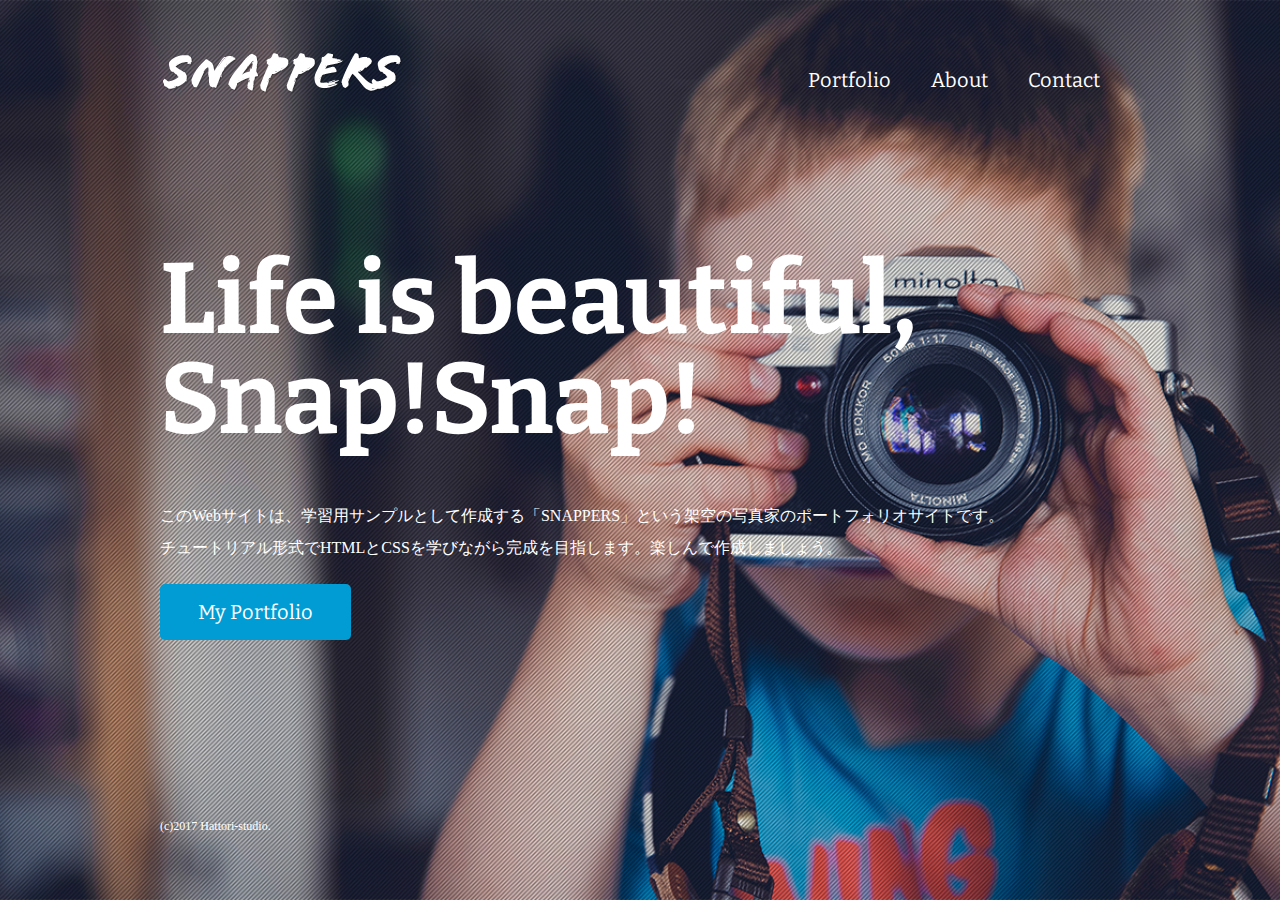
<file: index.html>
<!DOCTYPE html>
<html>
<head>
    <meta charset="UTF-8">
    <meta name="viewport" content="width=device-width,initial-scale=1">
    <title>風景写真家「SNAPPERS」Official Website</title>
    <link href="https://fonts.googleapis.com/css?family=Bitter:400,700&display=swap" rel="stylesheet">
    <link href="css/style.css" rel="stylesheet">
    <link href="favicon.ico" rel="shortcut icon">
</head>
<body id="index">
  <!-- header -->
  <header>
      <div class="logo">
          <a href="index.html"><img src="images/logo.png" alt="SNAPPERS"></a>
      </div>
      <nav>
          <ul class="global-nav">
            <li><a href="portfolio.html">Portfolio</a></li>
            <li><a href="about.html">About</a></li>
            <li><a href="contact.html">Contact</a></li>
          </ul>    
      </nav>
  </header>
  
  <!-- wrap -->
  <div id="wrap">
      <div class="content">
        <h1>Life is beautiful, Snap!Snap!</h1>
        <p>このWebサイトは、学習用サンプルとして作成する「SNAPPERS」という架空の写真家のポートフォリオサイトです。<br>
          チュートリアル形式でHTMLとCSSを学びながら完成を目指します。楽しんで作成しましょう。</p>
        <p class="btn"><a href="portfolio.html">My Portfolio</a></p>
      </div>
  </div>
  
  <!-- footer -->
  <footer>
      <small>(c)2017 Hattori-studio.</small>
  </footer>
</body>
</html>
</file>
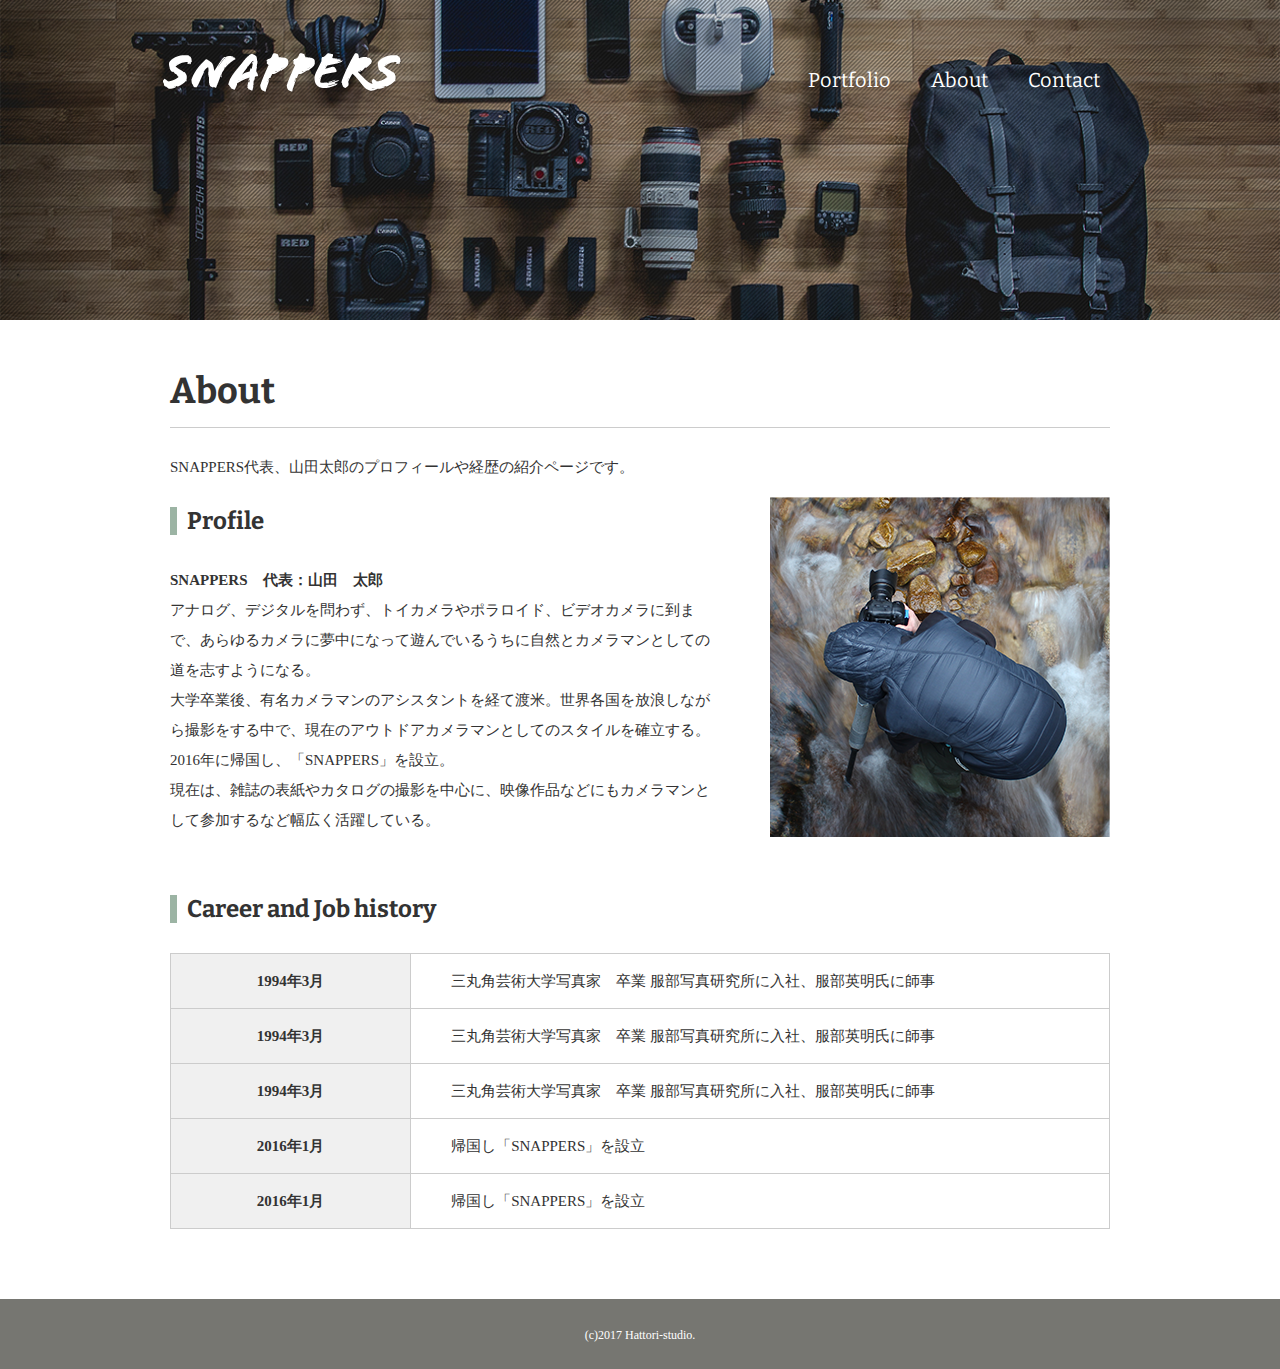
<file: about.html>
<!DOCTYPE html>
<html>
<head>
    <meta charset="UTF-8">
    <title>ABOUT｜風景写真家「SNAPPERS」</title>
    <meta name="viewport" content="width=device-width,initial-scale=1">
    <link href="https://fonts.googleapis.com/css?family=Bitter:400,700&display=swap" rel="stylesheet">
    <link href="css/style.css" rel="stylesheet">
</head>
<body id="about">
  <!-- header -->
  <header>
      <div class="logo">
          <a href="index.html"><img src="images/logo.png" alt="SNAPPERS"></a>
      </div>
      <nav>
          <ul class="global-nav">
            <li><a href="portfolio.html">Portfolio</a></li>
            <li><a href="about.html">About</a></li>
            <li><a href="contact.html">Contact</a></li>
          </ul>    
      </nav>
  </header>
  
  <!-- wrap -->
  <div id="wrap">
      <div class="content">
        <div class="main-center">
          <h1>About</h1>
          <p>SNAPPERS代表、山田太郎のプロフィールや経歴の紹介ページです。</p>
          <section class="profile clearfix">
            <div class="profile-txt">
            <h2 class="icon">Profile</h2>
            <p><span>SNAPPERS　代表：山田　太郎</span><br>アナログ、デジタルを問わず、トイカメラやポラロイド、ビデオカメラに到まで、あらゆるカメラに夢中になって遊んでいるうちに自然とカメラマンとしての道を志すようになる。<br>大学卒業後、有名カメラマンのアシスタントを経て渡米。世界各国を放浪しながら撮影をする中で、現在のアウトドアカメラマンとしてのスタイルを確立する。2016年に帰国し、「SNAPPERS」を設立。<br>現在は、雑誌の表紙やカタログの撮影を中心に、映像作品などにもカメラマンとして参加するなど幅広く活躍している。</p>
            </div>
            <img src="images/about-profile.png" alt="山田太郎プロフィール画像" class="profile-image">
          </section>
          <section class="career">
            <h2 class="icon">Career and Job history</h2>
            <table>
              <tr>
                <th>1994年3月</th>
                <td>三丸角芸術大学写真家　卒業
                服部写真研究所に入社、服部英明氏に師事</td>
              </tr>
              <tr>
                <th>1994年3月</th>
                <td>三丸角芸術大学写真家　卒業
                服部写真研究所に入社、服部英明氏に師事</td>
              </tr>
              <tr>
                <th>1994年3月</th>
                <td>三丸角芸術大学写真家　卒業
                服部写真研究所に入社、服部英明氏に師事</td>
              </tr>
              <tr>
                <th>2016年1月</th>
                <td>帰国し「SNAPPERS」を設立</td>
              </tr>
              <tr>
                <th>2016年1月</th>
                <td>帰国し「SNAPPERS」を設立</td>
              </tr>
            </table>
          </section>
        </div>
      </div>
  </div>
  
  <!-- footer -->
  <footer>
      <small>(c)2017 Hattori-studio.</small>
  </footer>
</body>
</html>
</file>
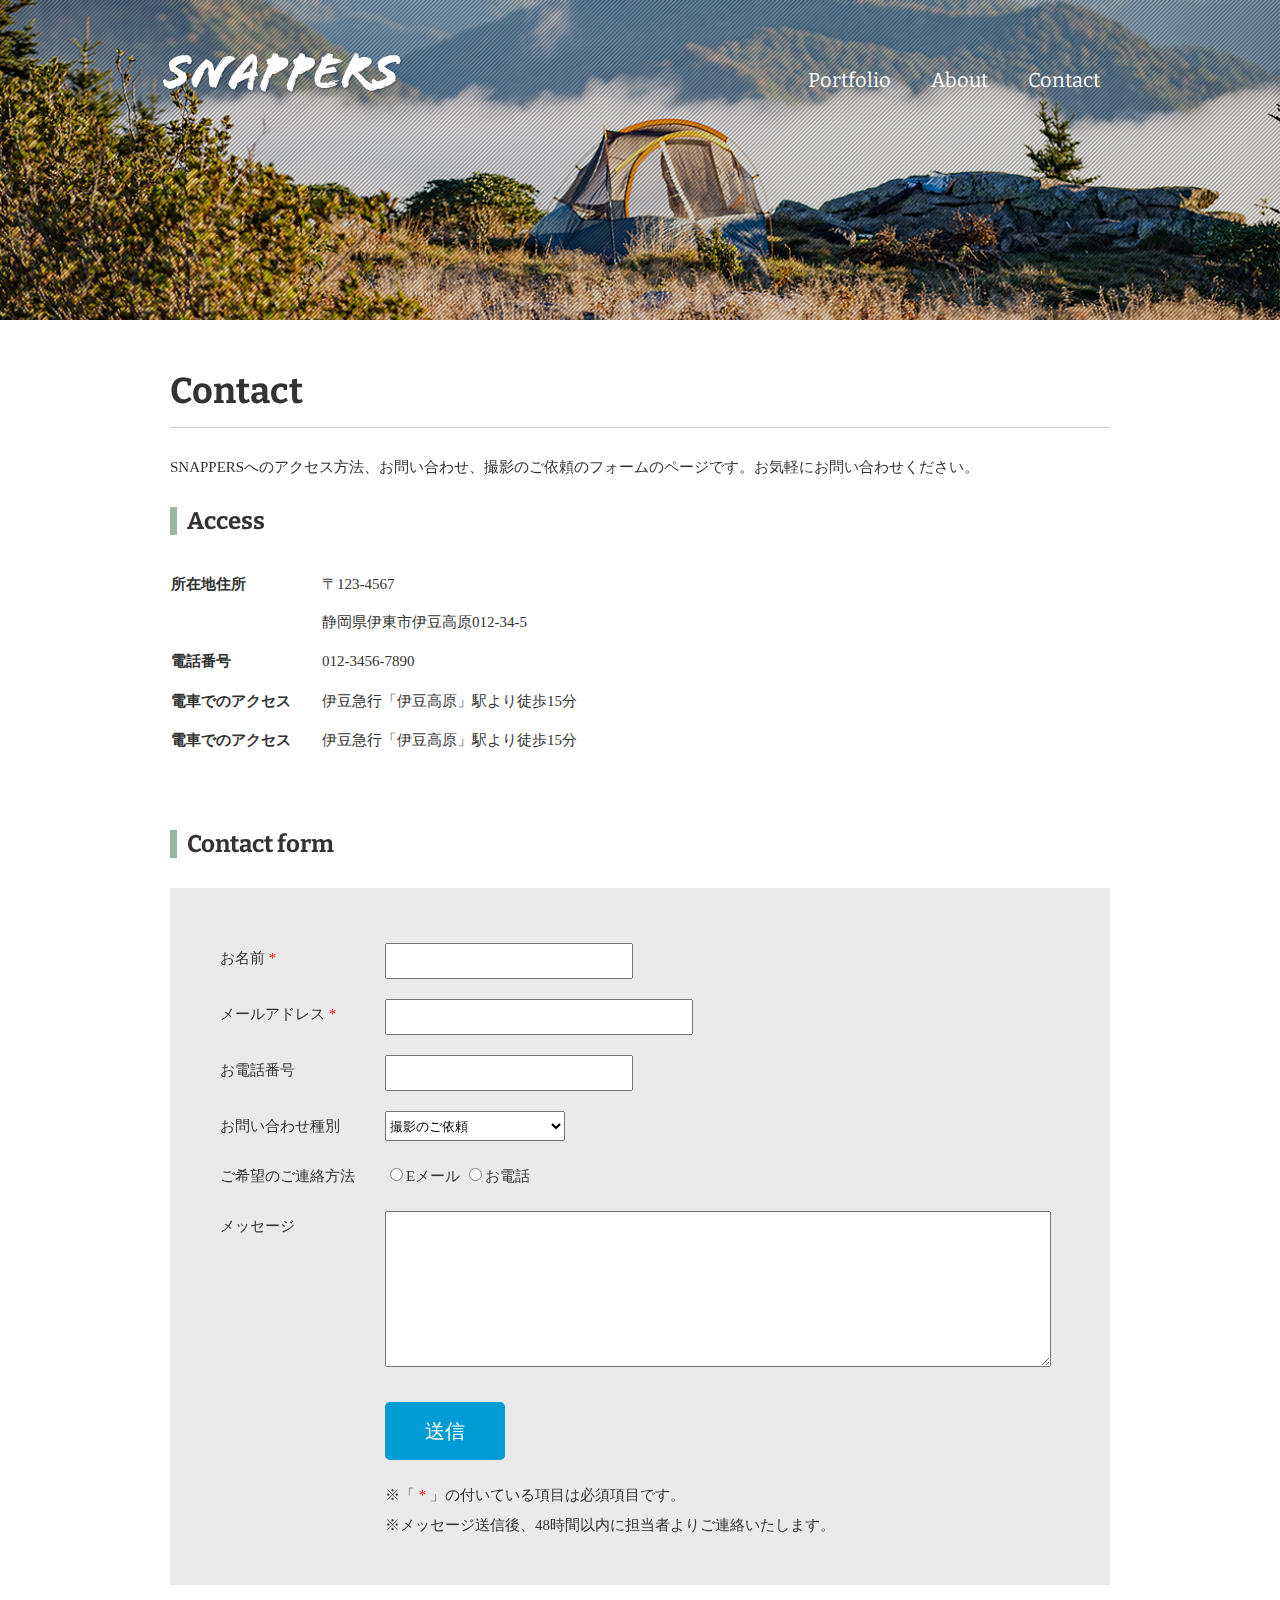
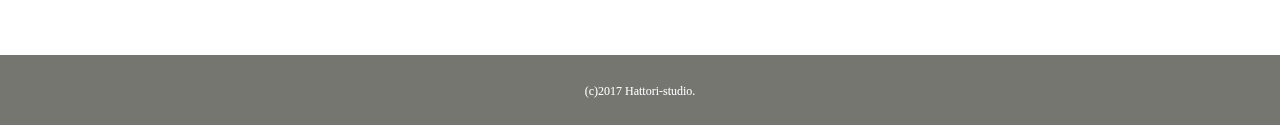
<file: contact.html>
<!DOCTYPE html>
<html>
<head>
    <meta charset="UTF-8">
    <meta name="viewport" content="width=device-width,initial-scale=1">
    <title>Contact｜風景写真家「SNAPPERS」</title>
    <link href="https://fonts.googleapis.com/css?family=Bitter:400,700&display=swap" rel="stylesheet">
    <link href="css/style.css" rel="stylesheet">
</head>
<body id="contact">
  <!-- header -->
  <header>
      <div class="logo">
          <a href="index.html"><img src="images/logo.png" alt="SNAPPERS"></a>
      </div>
      <nav>
          <ul class="global-nav">
            <li><a href="portfolio.html">Portfolio</a></li>
            <li><a href="about.html">About</a></li>
            <li><a href="contact.html">Contact</a></li>
          </ul>    
      </nav>
  </header>
  
  <!-- wrap -->
  <div id="wrap">
      <div class="content">
        <div class="main-center">
          <h1>Contact</h1>
          <p>SNAPPERSへのアクセス方法、お問い合わせ、撮影のご依頼のフォームのページです。お気軽にお問い合わせください。</p>
          <section class="access clearfix">
            <h2 class="icon">Access</h2>
            <table>
            <tr>
              <th>所在地住所</th>
              <td>〒123-4567<br>静岡県伊東市伊豆高原012-34-5</td>
            </tr>
            <tr>
              <th>電話番号</th>
              <td>012-3456-7890</td>
            </tr>
            <tr>
              <th>電車でのアクセス</th>
              <td>伊豆急行「伊豆高原」駅より徒歩15分</td>
            </tr>
            <tr>
              <th>電車でのアクセス</th>
              <td>伊豆急行「伊豆高原」駅より徒歩15分</td>
            </tr>
            </table>
            <iframe src="https://www.google.com/maps/embed?pb=!1m18!1m12!1m3!1d26179.910238298435!2d139.09388144479004!3d34.89418154452381!2m3!1f0!2f0!3f0!3m2!1i1024!2i768!4f13.1!3m3!1m2!1s0x6019dc91e6c93e4f%3A0xae7aa327d6680a4!2z5LyK6LGG6auY5Y6f6aeF!5e0!3m2!1sja!2sjp!4v1585387143177!5m2!1sja!2sjp" width="460" height="220" frameborder="0" style="border:0;" allowfullscreen="" aria-hidden="false" tabindex="0"></iframe>
          </section>
          <section>
            <h2 class="icon">Contact form</h2>
            <div class="form">
              <form>
                <dl>
                  <dt><span class="required">お名前</span></dt>
                  <dd><input type="text" name="name" class="name" required></dd>
                  <dt><span class="required">メールアドレス</span></dt>
                  <dd><input type="email" name="email" class="email" required></dd>
                  <dt>お電話番号</dt>
                  <dd><input type="tel" name="tel" class="tel"></dd>
                  <dt>お問い合わせ種別</dt>
                  <dd>
                    <select name="type" class="type">
                      <option value="撮影のご依頼">撮影のご依頼</option>
                      <option value="講演・各種メディア出演のご依頼">講演・各種メディア出演のご依頼</option>
                      <option value="その他お問い合わせ">その他お問い合わせ</option>
                    </select>
                  </dd>
                  <dt>ご希望のご連絡方法</dt>
                  <dd>
                    <input type="radio" name="contact" value="Eメール">Eメール
                    <input type="radio" name="contact" value="お電話">お電話
                  </dd>
                  <dt>メッセージ</dt>
                  <dd><textarea name="message" class="message"></textarea></dd>
                </dl>
                <button type="submit" class="btn">送信</button>
              </form>
              <div class="attention">
                <p>※「<span class="required"></span>」の付いている項目は必須項目です。<br>※メッセージ送信後、48時間以内に担当者よりご連絡いたします。</p>
              </div>
            </div>
          </section>
        </div>
      </div>
  </div>
  
  <!-- footer -->
  <footer>
      <small>(c)2017 Hattori-studio.</small>
  </footer>
</body>
</html>
</file>
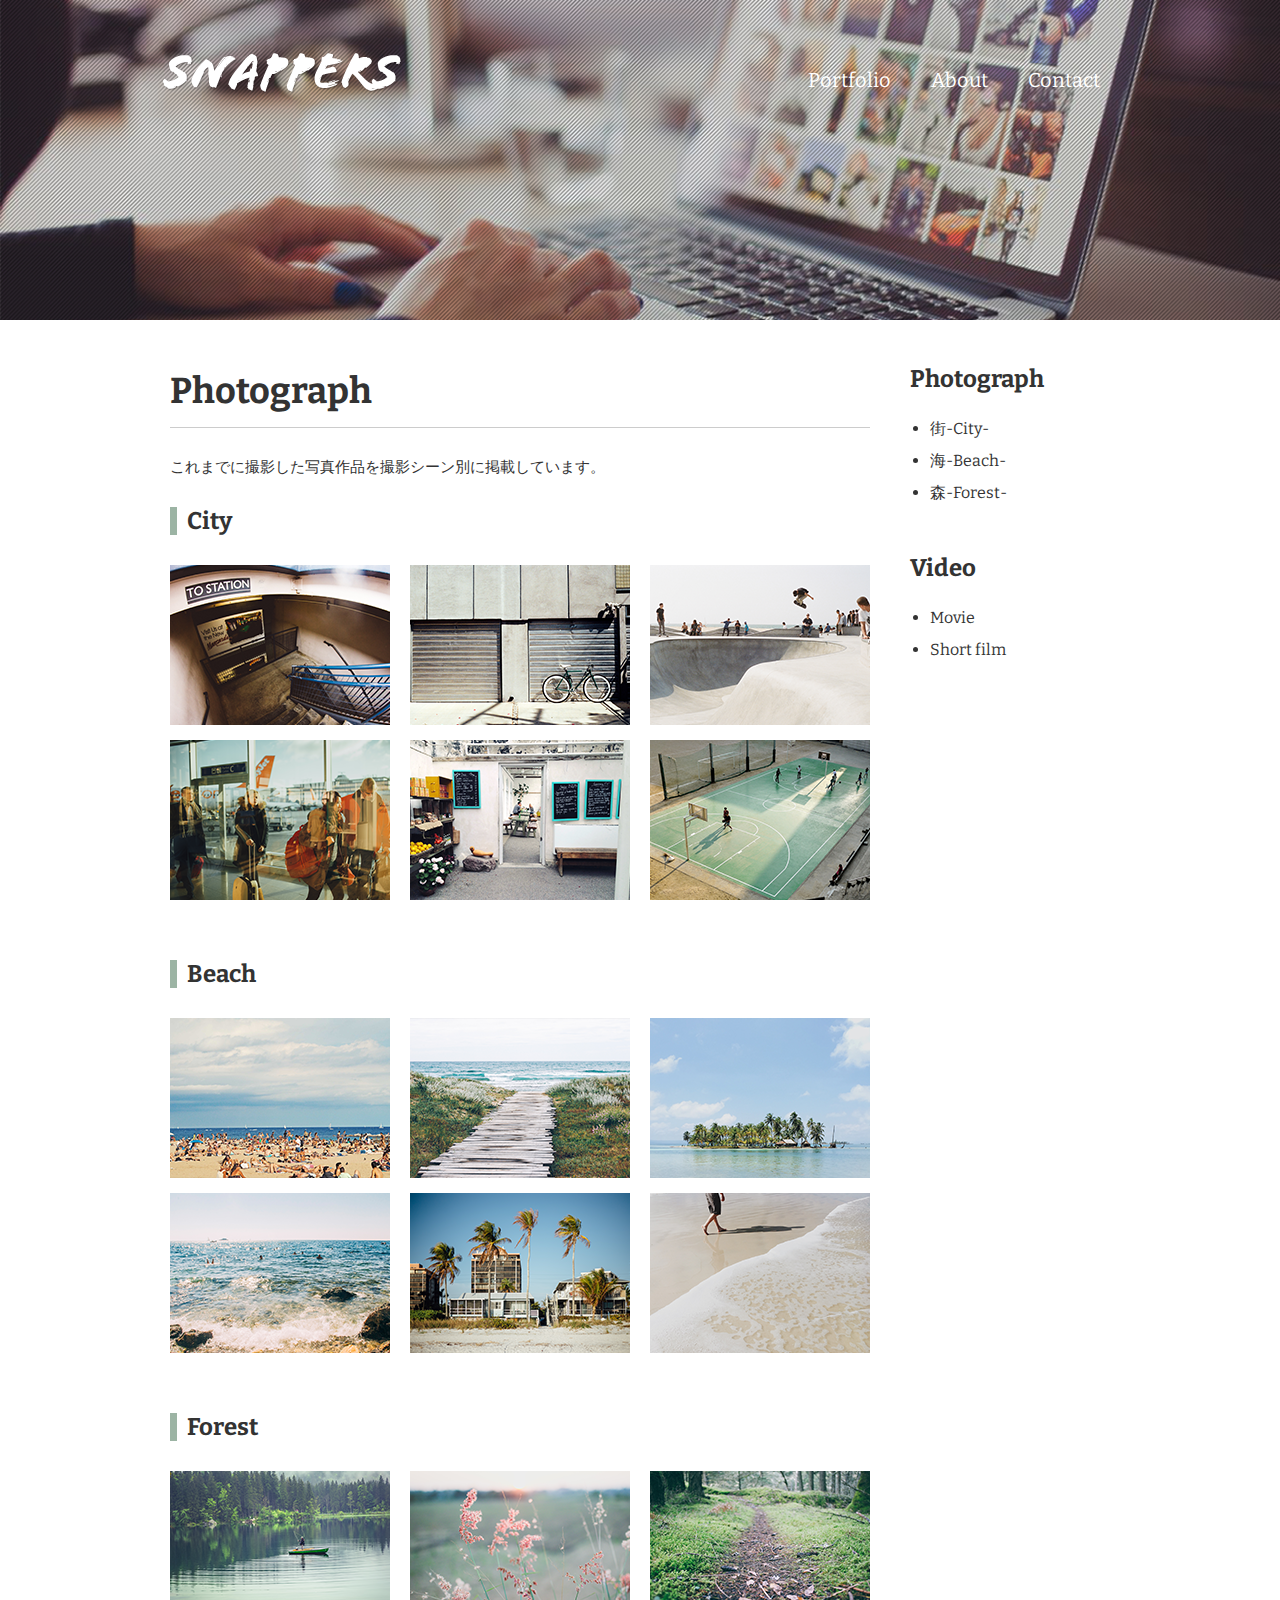
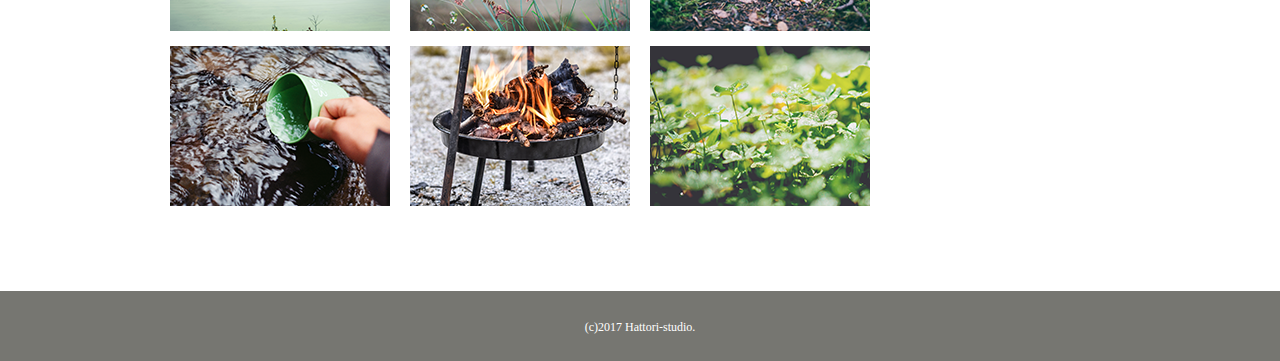
<file: photograph.html>
<!DOCTYPE html>
<html>
<head>
    <meta charset="UTF-8">
    <meta name="viewport" content="width=device-width,initial-scale=1">
    <title>Photograph｜風景写真家「SNAPPERS」</title>
    <link href="https://fonts.googleapis.com/css?family=Bitter:400,700&display=swap" rel="stylesheet">
    <link href="css/style.css" rel="stylesheet">
</head>
<body id="photograph">
  <!-- header -->
  <header>
      <div class="logo">
          <a href="index.html"><img src="images/logo.png" alt="SNAPPERS"></a>
      </div>
      <nav>
          <ul class="global-nav">
            <li><a href="portfolio.html">Portfolio</a></li>
            <li><a href="about.html">About</a></li>
            <li><a href="contact.html">Contact</a></li>
          </ul>    
      </nav>
  </header>
  
  <!-- wrap -->
  <div id="wrap" class="clearfix">
      <div class="content">
        <div class="main">
          <h1>Photograph</h1>
          <p>これまでに撮影した写真作品を撮影シーン別に掲載しています。</p>
          <section id="city">
            <h2 class="icon">City</h2>
            <ul class="clearfix photograph-list">
              <li><img src="images/photograph-city-01.png" alt="写真"></li>
              <li><img src="images/photograph-city-02.png" alt="写真"></li>
              <li><img src="images/photograph-city-03.png" alt="写真"></li>
              <li><img src="images/photograph-city-04.png" alt="写真"></li>
              <li><img src="images/photograph-city-05.png" alt="写真"></li>
              <li><img src="images/photograph-city-06.png" alt="写真"></li>
            </ul>
          </section>
          <section id="beach">
            <h2 class="icon">Beach</h2>
            <ul class="clearfix photograph-list">
              <li><img src="images/photograph-beach-01.png" alt="写真"></li>
              <li><img src="images/photograph-beach-02.png" alt="写真"></li>
              <li><img src="images/photograph-beach-03.png" alt="写真"></li>
              <li><img src="images/photograph-beach-04.png" alt="写真"></li>
              <li><img src="images/photograph-beach-05.png" alt="写真"></li>
              <li><img src="images/photograph-beach-06.png" alt="写真"></li>
            </ul>
          </section>
          <section id="forest">
            <h2 class="icon">Forest</h2>
            <ul class="clearfix photograph-list">
              <li><img src="images/photograph-forest-01.png" alt="写真"></li>
              <li><img src="images/photograph-forest-02.png" alt="写真"></li>
              <li><img src="images/photograph-forest-03.png" alt="写真"></li>
              <li><img src="images/photograph-forest-04.png" alt="写真"></li>
              <li><img src="images/photograph-forest-05.png" alt="写真"></li>
              <li><img src="images/photograph-forest-06.png" alt="写真"></li>
            </ul>
          </section>
        </div>
        <aside class="sidebar">
           <section>
            <h2>Photograph</h2>
            <ul>
              <li><a href="photograph.html#city">街-City-</a></li>
              <li><a href="photograph.html#beach">海-Beach-</a></li>
              <li><a href="photograph.html#forest">森-Forest-</a></li>
            </ul>
          </section>
          <section>
            <h2>Video</h2>
            <ul>
              <li><a href="video.html#movie">Movie</a></li>
              <li><a href="video.html#short-film">Short film</a></li>
            </ul>
          </section>
        </aside>
      </div>
  </div>
  
  <!-- footer -->
  <footer>
      <small>(c)2017 Hattori-studio.</small>
  </footer>
</body>
</html>
</file>
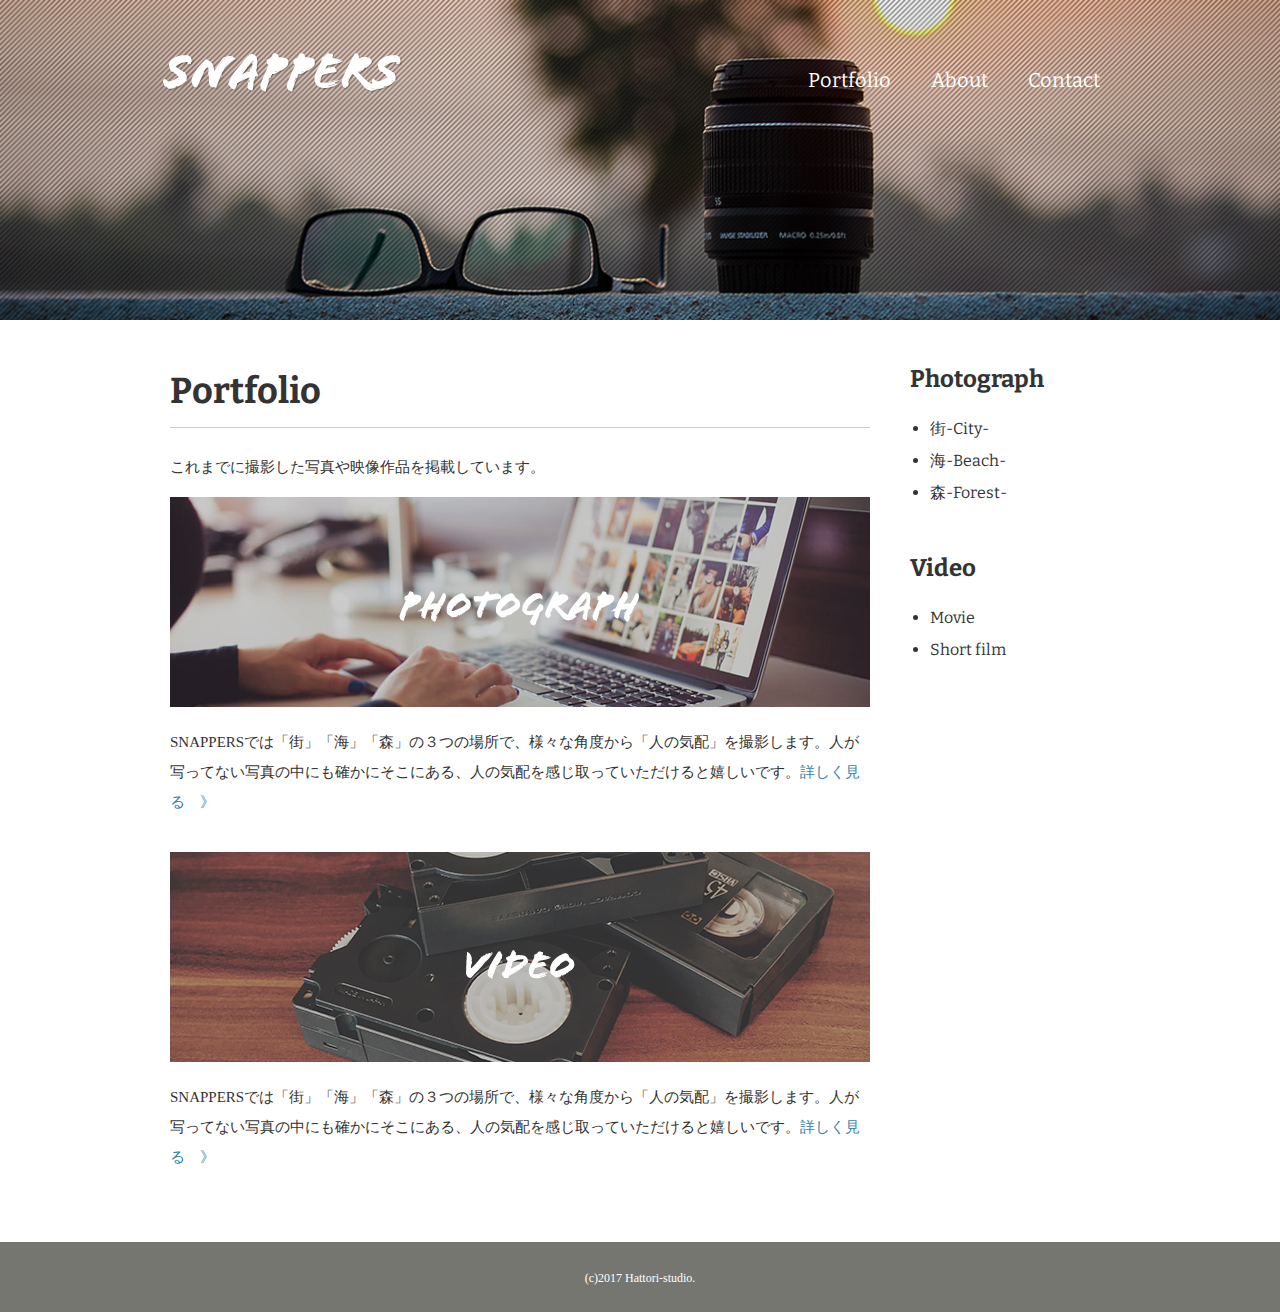
<file: portfolio.html>
<!DOCTYPE html>
<html>
<head>
    <meta charset="UTF-8">
    <meta name="viewport" content="width=device-width,initial-scale=1">
    <title>Protfolio｜風景写真家「SNAPPERS」</title>
    <link href="https://fonts.googleapis.com/css?family=Bitter:400,700&display=swap" rel="stylesheet">
    <link href="css/style.css" rel="stylesheet">
</head>
<body id="portfolio">
  <!-- header -->
  <header>
      <div class="logo">
          <a href="index.html"><img src="images/logo.png" alt="SNAPPERS"></a>
      </div>
      <nav>
          <ul class="global-nav">
            <li><a href="portfolio.html">Portfolio</a></li>
            <li><a href="about.html">About</a></li>
            <li><a href="contact.html">Contact</a></li>
          </ul>    
      </nav>
  </header>
  
  <!-- wrap -->
  <div id="wrap" class="clearfix">
      <div class="content">
        <div class="main">
          <h1>Portfolio</h1>
          <p>これまでに撮影した写真や映像作品を掲載しています。</p>
          <section>
            <h2><a href="photograph.html"><img src="images/portfolio-photo.jpg" alt="PHOTOGRAPH"></a></h2>
            <p>SNAPPERSでは「街」「海」「森」の３つの場所で、様々な角度から「人の気配」を撮影します。人が写ってない写真の中にも確かにそこにある、人の気配を感じ取っていただけると嬉しいです。<a href="photograph.html">詳しく見る　》</a></p>
          </section>
          <section>
            <h2><a href="video.html"><img src="images/portfolio-video.jpg" alt="VIDEO"></a></h2>
            <p>SNAPPERSでは「街」「海」「森」の３つの場所で、様々な角度から「人の気配」を撮影します。人が写ってない写真の中にも確かにそこにある、人の気配を感じ取っていただけると嬉しいです。<a href="video.html">詳しく見る　》</a></p>
          </section>
        </div>
        <aside class="sidebar">
          <section>
            <h2>Photograph</h2>
            <ul>
              <li><a href="photograph.html#city">街-City-</a></li>
              <li><a href="photograph.html#beach">海-Beach-</a></li>
              <li><a href="photograph.html#forest">森-Forest-</a></li>
            </ul>
          </section>
          <section>
            <h2>Video</h2>
            <ul>
              <li><a href="video.html#movie">Movie</a></li>
              <li><a href="video.html#short-film">Short film</a></li>
            </ul>
          </section>
        </aside>
      </div>
  </div>
  
  <!-- footer -->
  <footer>
      <small>(c)2017 Hattori-studio.</small>
  </footer>
</body>
</html>
</file>
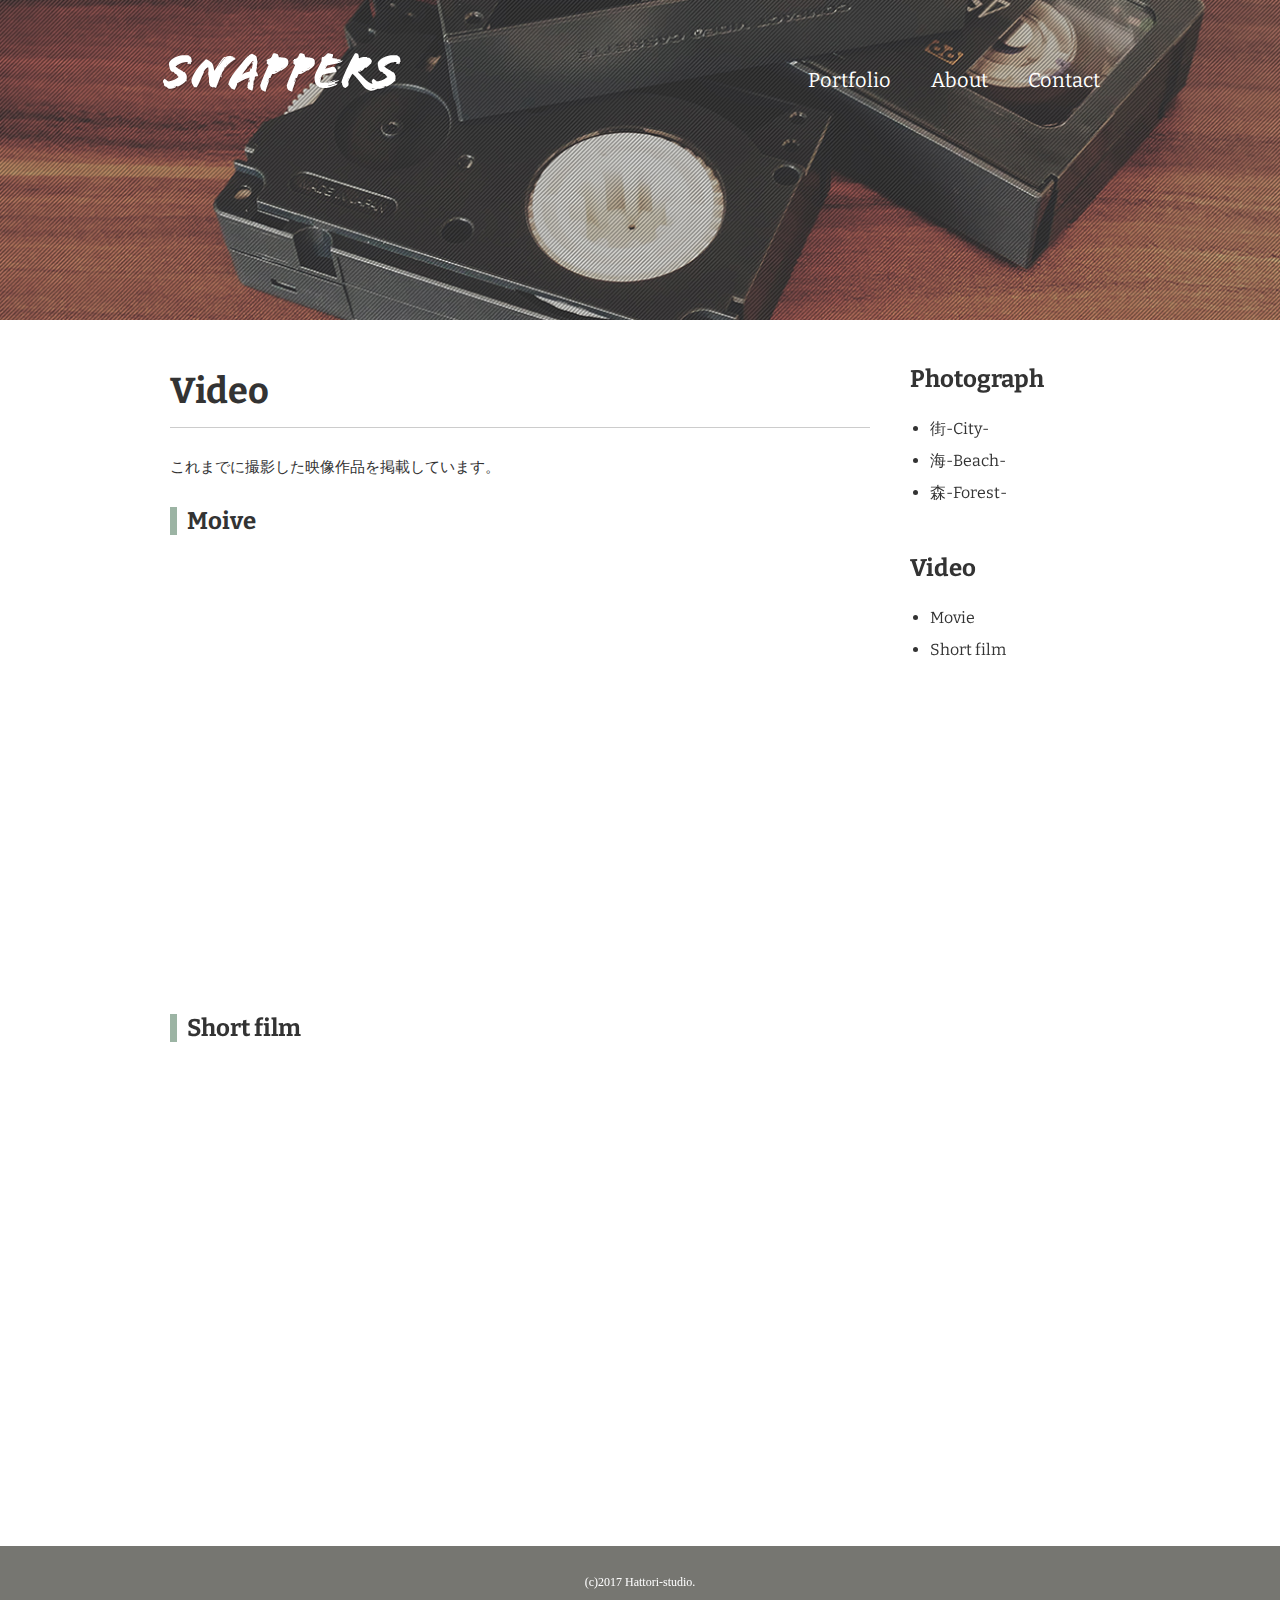
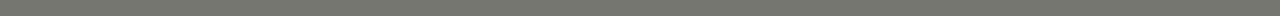
<file: video.html>
<!DOCTYPE html>
<html>
<head>
    <meta charset="UTF-8">
    <meta name="viewport" content="width=device-width,initial-scale=1">
    <title>Video｜風景写真家「SNAPPERS」</title>
    <link href="https://fonts.googleapis.com/css?family=Bitter:400,700&display=swap" rel="stylesheet">
    <link href="css/style.css" rel="stylesheet">
</head>
<body id="video">
  <!-- header -->
  <header>
      <div class="logo">
          <a href="index.html"><img src="images/logo.png" alt="SNAPPERS"></a>
      </div>
      <nav>
          <ul class="global-nav">
            <li><a href="portfolio.html">Portfolio</a></li>
            <li><a href="about.html">About</a></li>
            <li><a href="contact.html">Contact</a></li>
          </ul>    
      </nav>
  </header>
  
  <!-- wrap -->
  <div id="wrap" class="clearfix">
      <div class="content">
        <div class="main">
          <h1>Video</h1>
          <p>これまでに撮影した映像作品を掲載しています。</p>
          <section id="movie">
            <h2 class="icon">Moive</h2>
            <iframe width="700" height="394" src="https://www.youtube.com/embed/DgNOX9lfck8?start=1" frameborder="0" allow="accelerometer; autoplay; encrypted-media; gyroscope; picture-in-picture" allowfullscreen></iframe>
          </section>
          <section id="short-film">
            <h2 class="icon">Short film</h2>
            <iframe width="700" height="394" src="https://www.youtube.com/embed/NSojQoROjHk?start=1" frameborder="0" allow="accelerometer; autoplay; encrypted-media; gyroscope; picture-in-picture" allowfullscreen></iframe>
          </section>
        </div>

        <aside class="sidebar">
           <section>
            <h2>Photograph</h2>
            <ul>
              <li><a href="photograph.html#city">街-City-</a></li>
              <li><a href="photograph.html#beach">海-Beach-</a></li>
              <li><a href="photograph.html#forest">森-Forest-</a></li>
            </ul>
          </section>
          <section>
            <h2>Video</h2>
            <ul>
              <li><a href="video.html#movie">Movie</a></li>
              <li><a href="video.html#short-film">Short film</a></li>
            </ul>
          </section>
        </aside>
      </div>
  </div>
  
  <!-- footer -->
  <footer>
      <small>(c)2017 Hattori-studio.</small>
  </footer>
</body>
</html>
</file>
<file: css/style.css>
@charset "utf-8";

body {
  margin: 0;
  padding: 0;
  background-color: #cccccc;
  color: #333333;
  font-size: 15px;
  line-height: 2;
}

p,h1,h2,h3,h4,h5,h6 {
  margin-top: 0;
}

img {
  vertical-align: bottom;
}

ul {
  margin: 0;
  padding: 0;
}

a {
  color: #3583aa;
  text-decoration: none;
}

a:visited {
  color: #788d98;
}

a:hover {
  text-decoration: underline;
}

header {
  width: 960px;
  height: 100px;
  margin: 0 auto;
}

.logo {
  float: left;
  margin-top: 50px;
}

.global-nav {
  float: right;
  margin-top: 60px;
}

.global-nav li {
  float: left;
  margin: 0 20px;
  font-size: 20px;
  list-style: none;
  font-family: 'Bitter', serif;
}

.global-nav li a {
  color: #ffffff;
}

.global-nav li a:hover {
  border-bottom: 2px solid #ffffff;
  padding-bottom: 3px;
  text-decoration: none;
}

#wrap {
  clear: both;
  background-color: #ffffff;
  margin-top: 220px;
  padding: 35px 0;
}

.content {
  width: 960px;
  margin: 0 auto;
}

footer {
  text-align: center;
  color: #ffffff;
  padding: 20px 0;
  background-color: #767671
}

footer small {
  font-size: 12px;
}

#index h1 {
  font-size: 100px;
  line-height: 1;
  color: #ffffff;
  font-family: 'Bitter', serif;
  margin-bottom: 50px;
  border: none;
}

#index .content {
  margin-top: 150px;
}

#index p {
  font-size: 16px;
  color: #ffffff;
}

.btn a {
  background-color: #009cd3;
  color: #ffffff;
  font-size: 20px;
  font-family: 'Bitter', serif;
  width: 185px;
  display: block;
  text-align: center;
  line-height: 50px;
  margin-top: 20px;
  border-radius: 5px;
  border: 3px solid #009cd3;
}

.btn a:hover {
  text-decoration: none;
  background-color: #ffffff;
  color: #009cd3;
}

#index footer {
  width: 960px;
  margin: 150px auto 0 auto;
  text-align: left;
  background-color: transparent;
}

#index {
  background-image: url(../images/bg-index.jpg);
  background-repeat: no-repeat;
  background-position: center center;
  background-attachment: fixed;
  background-size: cover;
}

#about {
  background-image: url(../images/bg-about.jpg);
  background-repeat: no-repeat;
  background-position: center top;
  background-attachment: fixed;
  background-size: 100% auto;
}

.main-center {
  width: 940px;
  margin: 0 auto;
}

h1 {
  font-family: 'Bitter', serif;
  font-size: 36px;
  border-bottom: 1px solid #cccccc;
}

h2 {
  font-family: 'Bitter', serif;
  font-size: 24px;
}

.icon:before {
  content: "";
  padding-right: 10px;
  border-left: 7px solid #9cb4a4;
}

#about .profile-txt {
  width: 540px;
  float: left;
}

#about .profile-txt span {
  font-weight: bold;
}

#about .profile-image {
  float: right;
}

.clearfix:after {
  content: "";
  display: block;
  clear: both;
}

section {
  margin-bottom: 35px;
}

#about .career th {
  width: 240px;
  background-color: #f0f0f0;
  padding: 12px 0;
  border: 1px solid #cccccc;
}

#about .career td {
  width: 660px;
  padding: 12px 0 12px 40px;
  border: 1px solid #cccccc;
}

table {
  border-spacing: 0;
  border-collapse: collapse;
}

#index #wrap {
  background-color: transparent;
  margin-top: 0;
  padding: 0;
}

#portfolio {
  background-image: url(../images/bg-portfolio.jpg);
  background-repeat: no-repeat;
  background-position: center top;
  background-attachment: fixed;
  background-size: 100% auto;
}

.main {
  width: 700px;
  margin: 0 10px;
  float: left;
}

.sidebar {
  width: 200px;
  margin: 0 10px 0 30px;
  float: right;
  font-family: 'Bitter', serif;
}

a img:hover {
  opacity: 0.8;
}

.sidebar h2 {
  margin-bottom: 10px;
}

.sidebar ul {
  font-size: 16px;
  margin-left: 20px;
}

.sidebar ul a {
  color: #333333;
}

#photograph {
  background-image: url(../images/bg-photograph.jpg);
  background-repeat: no-repeat;
  background-position: center top;
  background-attachment: fixed;
  background-size: 100% auto;
}

#photograph .photograph-list li {
  float: left;
  list-style: none;
  margin: 0 20px 15px 0;
}

#photograph .photograph-list li:nth-child(3n){
  margin-right: 0;
}

#video {
  background-image: url(../images/bg-video.jpg);
  background-repeat: no-repeat;
  background-position: center top;
  background-attachment: fixed;
  background-size: 100% auto;
}

#contact {
  background-image: url(../images/bg-contact.jpg);
  background-repeat: no-repeat;
  background-position: center top;
  background-attachment: fixed;
  background-size: 100% auto;
}

#contact .access table {
  float: left;
}

#contact .access th,
#contact .access td {
  text-align: left;
  vertical-align: top;
  line-height: 2.5;
}

#contact .access td {
  padding-left: 30px;
}

#contact .access iframe {
  width: 460px;
  float: right;
}

#contact .form {
  background-color: #eaeaea;
  padding: 30px 50px;
}

#contact .form dl dt {
  width: 165px;
  padding: 10px 0;
  float: left;
  clear: both;
}

#contact .form dl dd {
  padding: 10px 0;
}

#contact .form .name {
  width: 240px;
  height: 30px;
}

#contact .form .email {
  width: 300px;
  height: 30px;
}

#contact .form .tel {
  width: 240px;
  height: 30px;
}

#contact .form .type {
  width: 180px;
  height: 30px;
}

#contact .form .message {
  width: 660px;
  height: 150px;
}

#contact .form button {
  background-color: #009cd3;
  color: #ffffff;
  font-size: 20px;
  width: 120px;
  display: block;
  text-align: center;
  line-height: 50px;
  border-radius: 5px;
  border: 3px solid #009cd3;
  margin-left: 165px;
}

#contact .form button:hover {
  background-color: #ffffff;
  color: #009cd3;
  cursor: pointer;
}

#contact .form .required:after {
  content: " * ";
  color: #ff0000;
}

#contact .form .attention {
  margin: 20px 0 0 165px;
}

@media screen and (max-width:600px){
  
  body {
    font-size: 3.5vw;
  }
  
  h1 {
    font-size: 7.2vw;
  }
  
  h2 {
    font-size: 6vw;
  }
  
  header {
    width: auto;
    margin: 0 5%;
  }
  
  .logo {
    float: none;
    margin-top: 60px;
    text-align: center;
  }
  
  .global-nav {
    float: none;
    margin-top: 40px;
    text-align: center;
  }
  
  .global-nav li {
    display: inline;
    float: none;
    margin: 0 8px;
  }
  
  #wrap {
    margin-top: 40px;
    padding: 35px 0 0;
  }
  
  .content {
    width: 100%;
  }
  
  .main {
    float: none;
    width: auto;
    margin: 0 5%;
  }
  
  h2 img {
    max-width: 100%;
  }
  
  #portfolio {
    background-image: url(../images/bg-portfolio-sp.jpg);
  }
  
  .sidebar {
    width: auto;
    float: none;
    margin: 0;
    padding: 30px 10% 10px;
    background-color: #f7f6f4;
  }
  
  #index {
    background-position: right;
    max-width: 100%;
  }
  
  #index h1 {
    font-size: 7.2vw;
    line-height: 1;
    margin-bottom: 50px;
    border: none;
    text-align: center;
  }
  
  #index footer {
    max-width: 100%;
  }
  
  #index p {
    font-size: 3vw;
    text-align: center;  
  }
  
  .btn a {
    font-size: 5vw;
    width: 40%;
    display: block;
    text-align: center;
    line-height: 50px;
    margin: auto;
    margin-top: 30px;
  }
  
  #index footer {
    text-align: center;
    margin-top: 30px;
  }

  #about {
    max-width: 100%;
  }
  
  .main-center {
    width: 90%;
　}

  #about .profile-txt {
    width: 100%;
    float: none;
　}

  #about .profile-image {
    float: none;
    display: block;
    width: 200px;
    margin: auto;
　 }

  section {
    margin-bottom: 0;
    padding-bottom: 35px;
　 }

  #about .career th {
    width: 100%;
    background-color: #f0f0f0;
    display: block;
    margin: 0 0;
    padding: 0 0;
  }

  #about .career td {
    width: 100%;
    display: block;
    margin: 0 0;
    padding: 0 0;
    text-align: center;
  }

  #contact {
    max-width: 100%;
  }

  #contact .access td {
    padding-left: 10px;
  }

  #contact .access iframe {
    width: 100%;
    float: none;
    display: block;
  }

  #contact .form {
    padding: 20px 20px;
  }

  #contact .form dl dt {
    width: 100%;
    padding: 10px 0;
    float: none;
  }

  #contact .form dl dd {
    padding: 0 0;
    margin: 0 0;
  }

  #contact .form .name,
  #contact .form .email,
  #contact .form .tel {
    width: 100%;
    height: 20px;
  }

  #contact .form .type {
    width: 180px;
    height: 30px;
    background-color: #cccccc;
  }

  #contact .form .message {
    width: 100%;
    height: 100px;
  }

  #contact .form button {
    font-size: 20px;
    width: 100%;
    display: block;
    text-align: center;
    line-height: 40px;
    border-radius: 0px;
    margin-left: 0px;
  }

  #contact .form .attention {
    margin: 0 0;
  }
  
  #video iframe {
    width: 100%;
    height: 250px;
  }
  
}
</file>
